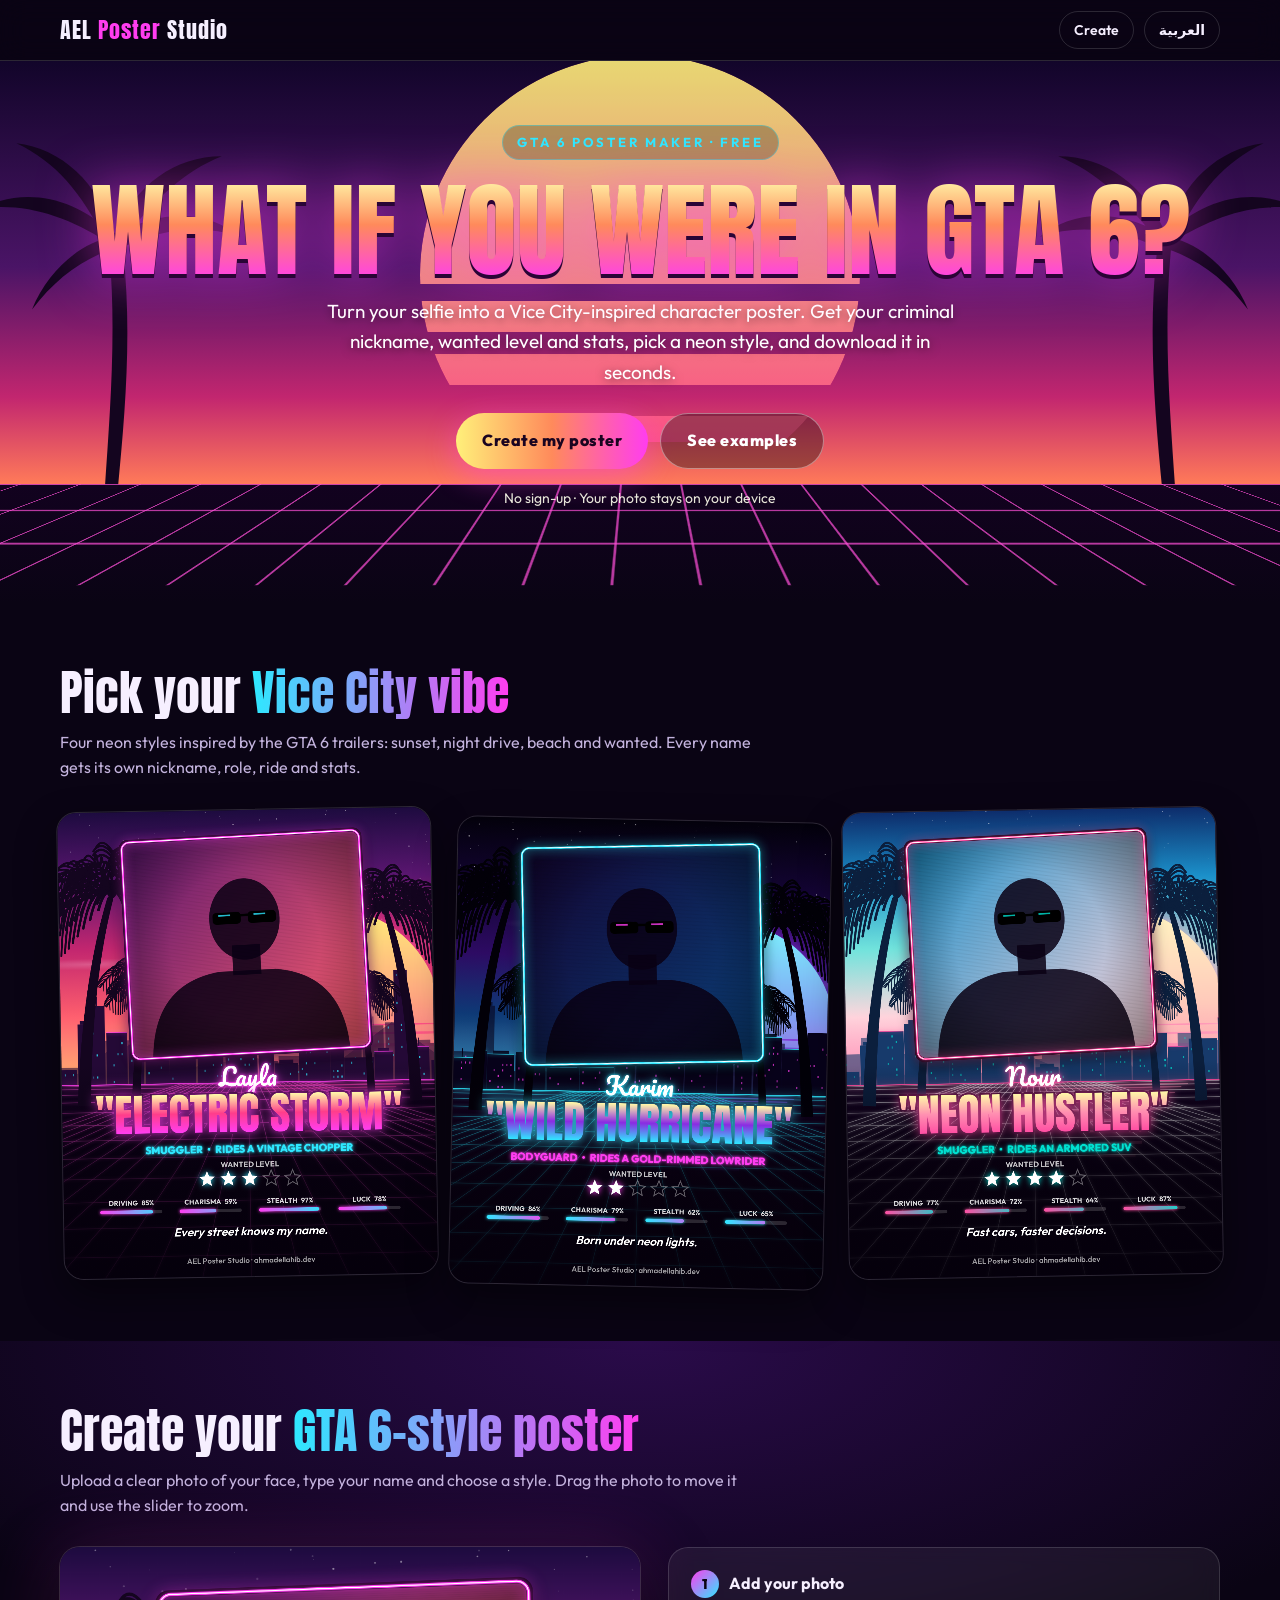
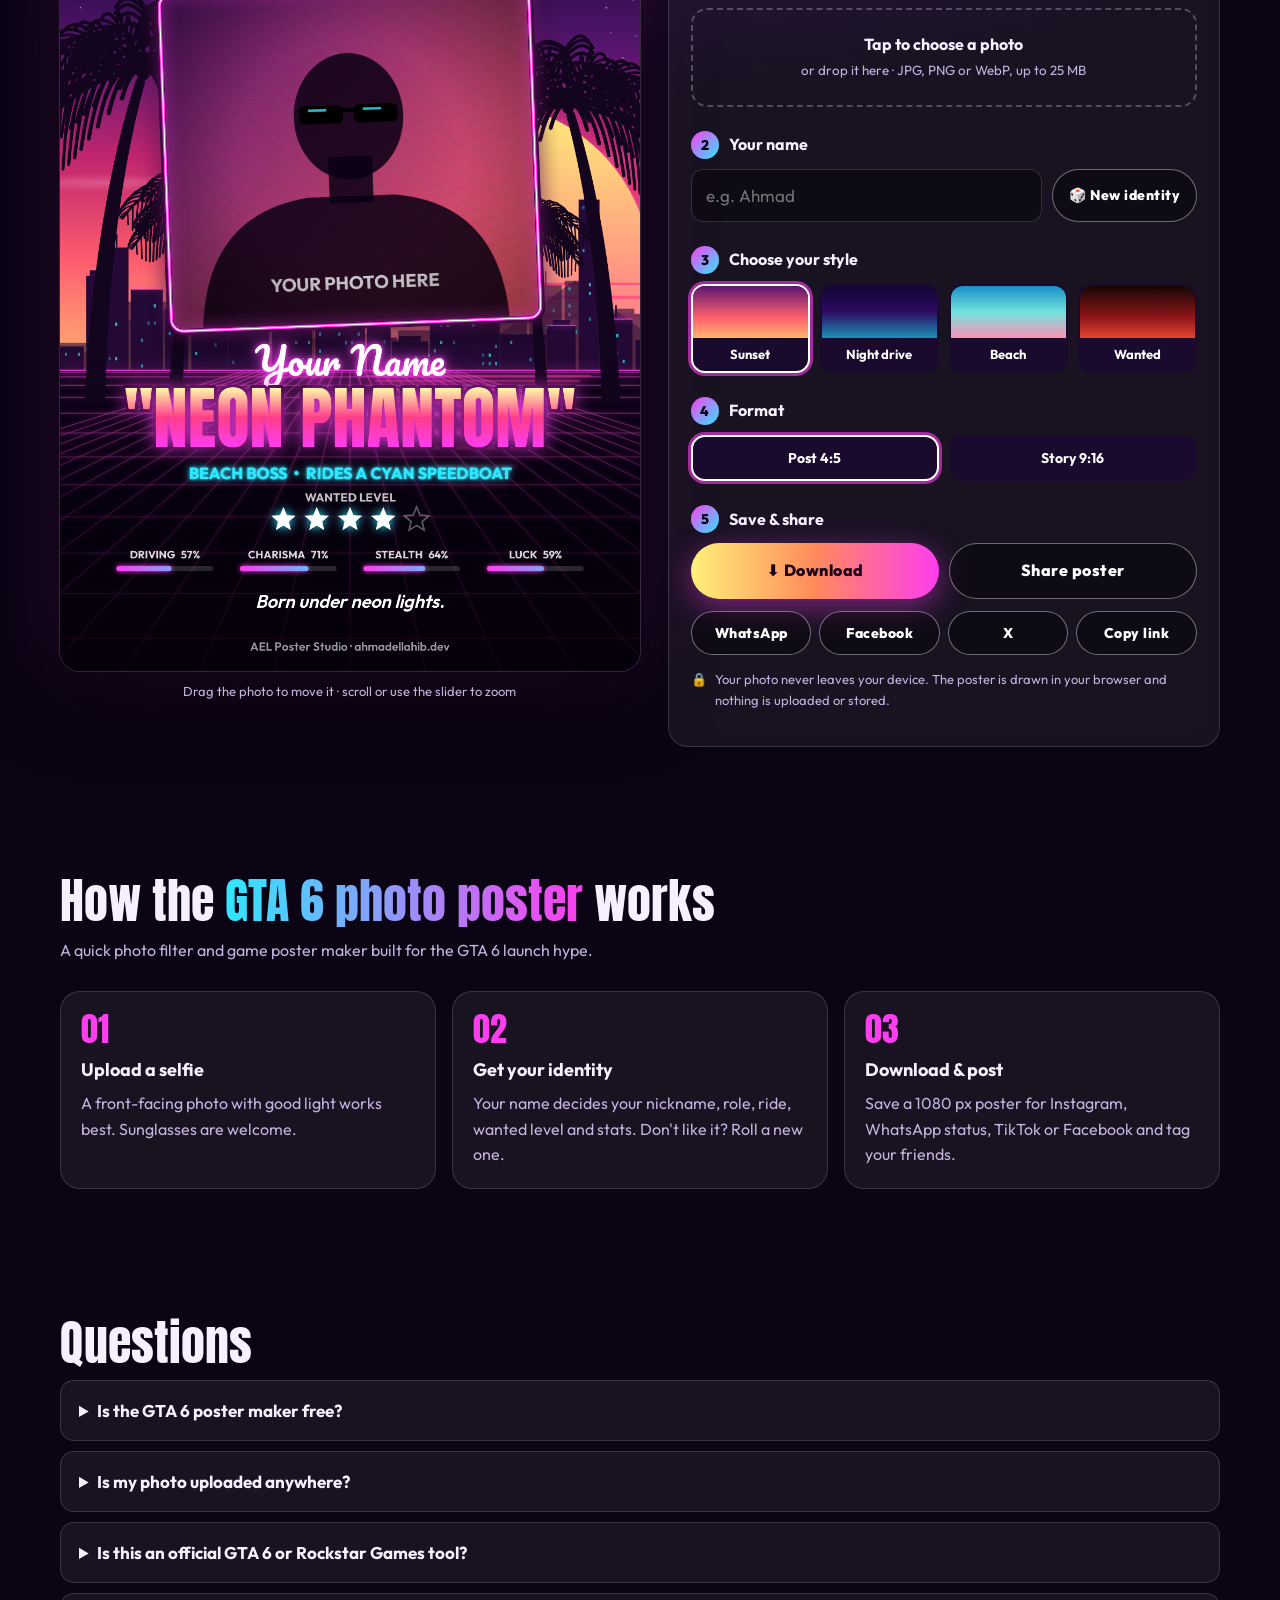
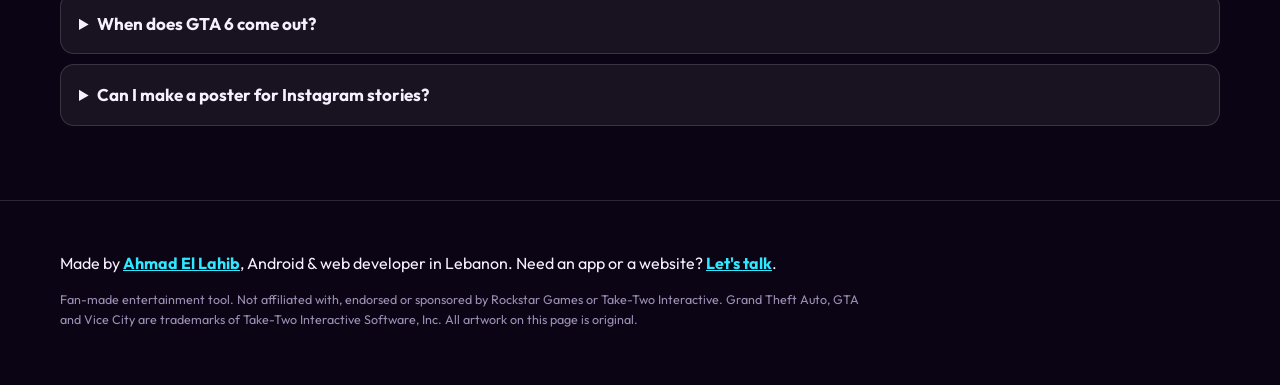
<file: index.html>
<!doctype html>
<html lang="en">
<head>
<meta charset="utf-8">
<meta name="viewport" content="width=device-width, initial-scale=1">
<title>GTA 6 Poster Maker – Turn Your Photo Into a Vice City Character (Free)</title>
<meta name="description" content="Free GTA 6-inspired poster maker. Upload your selfie, get your Vice City criminal nickname, wanted level and stats, and download a neon game poster. Your photo never leaves your phone.">
<link rel="canonical" href="https://ahmadellahib.dev/vice-city-poster/">
<link rel="alternate" hreflang="en" href="https://ahmadellahib.dev/vice-city-poster/">
<link rel="alternate" hreflang="ar" href="https://ahmadellahib.dev/vice-city-poster/ar/">
<link rel="alternate" hreflang="x-default" href="https://ahmadellahib.dev/vice-city-poster/">
<meta name="theme-color" content="#0a0414">
<meta name="robots" content="index, follow, max-image-preview:large">

<meta property="og:type" content="website">
<meta property="og:site_name" content="AEL Poster Studio">
<meta property="og:title" content="What if you were in GTA 6? Make your Vice City poster">
<meta property="og:description" content="Upload a selfie, get your criminal nickname and wanted level, and download a neon game poster. Free, no sign-up.">
<meta property="og:url" content="https://ahmadellahib.dev/vice-city-poster/">
<meta property="og:image" content="https://ahmadellahib.dev/vice-city-poster/assets/og.jpg">
<meta property="og:image:secure_url" content="https://ahmadellahib.dev/vice-city-poster/assets/og.jpg">
<meta property="og:image:type" content="image/jpeg">
<meta property="og:image:width" content="1200">
<meta property="og:image:height" content="630">
<meta property="og:image:alt" content="Neon sunset game posters made with the Vice City Poster Maker">
<meta property="og:locale" content="en_US">
<meta property="og:locale:alternate" content="ar_LB">
<meta name="twitter:card" content="summary_large_image">
<meta name="twitter:title" content="What if you were in GTA 6? Make your Vice City poster">
<meta name="twitter:description" content="Selfie → criminal nickname, wanted level and a neon game poster. Free, runs in your browser.">
<meta name="twitter:image" content="https://ahmadellahib.dev/vice-city-poster/assets/og.jpg">

<link rel="icon" href="/assets/favicon-96.png" type="image/png" sizes="96x96">
<link rel="apple-touch-icon" href="/assets/apple-touch-icon.png">
<link rel="preconnect" href="https://fonts.googleapis.com">
<link rel="preconnect" href="https://fonts.gstatic.com" crossorigin>
<link href="https://fonts.googleapis.com/css2?family=Anton&family=Outfit:ital,wght@0,400;0,600;0,700;0,800;1,600&family=Pacifico&display=swap" rel="stylesheet">
<link rel="stylesheet" href="assets/style.css?v=2">

<script type="application/ld+json">
{
  "@context": "https://schema.org",
  "@graph": [
    {
      "@type": "WebApplication",
      "name": "Vice City Poster Maker",
      "alternateName": "GTA 6 Poster Maker",
      "url": "https://ahmadellahib.dev/vice-city-poster/",
      "description": "Free browser tool that turns your photo into a GTA 6-inspired neon game poster with a criminal nickname, wanted level and stats.",
      "applicationCategory": "MultimediaApplication",
      "operatingSystem": "Any",
      "browserRequirements": "Requires JavaScript and a modern browser",
      "inLanguage": ["en", "ar"],
      "isAccessibleForFree": true,
      "offers": { "@type": "Offer", "price": "0", "priceCurrency": "USD" },
      "image": "https://ahmadellahib.dev/vice-city-poster/assets/og.jpg",
      "creator": { "@type": "Person", "name": "Ahmad El Lahib", "url": "https://ahmadellahib.dev/" }
    },
    {
      "@type": "FAQPage",
      "mainEntity": [
        { "@type": "Question", "name": "Is the GTA 6 poster maker free?",
          "acceptedAnswer": { "@type": "Answer", "text": "Yes. It is completely free, with no sign-up and no watermark other than a small credit line." } },
        { "@type": "Question", "name": "Is my photo uploaded anywhere?",
          "acceptedAnswer": { "@type": "Answer", "text": "No. The poster is drawn inside your browser. Your photo never leaves your phone or computer and is not stored on any server." } },
        { "@type": "Question", "name": "Is this an official GTA 6 or Rockstar Games tool?",
          "acceptedAnswer": { "@type": "Answer", "text": "No. It is an independent fan-made tool inspired by the GTA 6 hype. It is not affiliated with or endorsed by Rockstar Games or Take-Two Interactive, and it uses only original artwork." } },
        { "@type": "Question", "name": "When does GTA 6 come out?",
          "acceptedAnswer": { "@type": "Answer", "text": "Rockstar Games has set the release of Grand Theft Auto VI for November 19, 2026 on PlayStation 5 and Xbox Series X|S. A PC version has not been dated." } },
        { "@type": "Question", "name": "Can I make a poster for Instagram stories?",
          "acceptedAnswer": { "@type": "Answer", "text": "Yes. Choose the Story format for a 9:16 poster (1080×1920), or Post for a 4:5 poster (1080×1350)." } }
      ]
    }
  ]
}
</script>
</head>
<body>

<svg width="0" height="0" style="position:absolute" aria-hidden="true">
  <symbol id="palm" viewBox="0 0 200 300">
    <path d="M96 300c4-60 10-130 2-196l10-2c10 66 4 136-2 198z"/>
    <path d="M102 104c-30-30-70-36-100-20 34-4 64 6 96 26zM102 104c-10-40-40-66-74-70 30 14 50 38 68 74zM104 102c16-36 46-58 82-58-30 12-52 34-74 62zM106 104c34-20 70-18 94 2-30-10-60-6-90 8zM102 106c-24 4-50 26-62 56 18-24 40-40 66-48z"/>
  </symbol>
</svg>

<header class="nav">
  <div class="wrap">
    <a class="brand" href="./">AEL <span>Poster</span> Studio</a>
    <nav class="nav-links" aria-label="Language">
      <a class="pill hide-sm" href="#create">Create</a>
      <a class="pill" href="ar/" hreflang="ar" lang="ar">العربية</a>
    </nav>
  </div>
</header>

<main>
  <section class="hero" aria-labelledby="h1">
    <div class="hero-bg" aria-hidden="true">
      <div class="hero-sun"></div>
      <svg class="hero-palm l" viewBox="0 0 200 300"><use href="#palm"/></svg>
      <svg class="hero-palm r" viewBox="0 0 200 300"><use href="#palm"/></svg>
      <div class="hero-grid"></div>
    </div>
    <div class="wrap hero-inner">
      <span class="kicker">GTA 6 poster maker · free</span>
      <h1 id="h1">What if you were in GTA 6?</h1>
      <p class="lead">Turn your selfie into a Vice City-inspired character poster. Get your criminal nickname, wanted level and stats, pick a neon style, and download it in seconds.</p>
      <div class="ctas">
        <a class="btn" href="#create">Create my poster</a>
        <a class="btn ghost" href="#examples">See examples</a>
      </div>
      <p class="hero-note">No sign-up · Your photo stays on your device</p>
    </div>
  </section>

  <section id="examples" aria-labelledby="ex-h">
    <div class="wrap">
      <h2 id="ex-h">Pick your <span class="g">Vice City vibe</span></h2>
      <p class="sub">Four neon styles inspired by the GTA 6 trailers: sunset, night drive, beach and wanted. Every name gets its own nickname, role, ride and stats.</p>
      <div class="examples">
        <figure><canvas data-example="Layla|sunset|f" width="1080" height="1350" role="img" aria-label="Example GTA 6-style poster with a pink sunset, palm trees and a neon nickname"></canvas></figure>
        <figure><canvas data-example="Karim|night|m" width="1080" height="1350" role="img" aria-label="Example Vice City night poster with a cyan neon skyline and wanted stars"></canvas></figure>
        <figure><canvas data-example="Nour|beach|f" width="1080" height="1350" role="img" aria-label="Example Miami beach style game poster with turquoise sky and pink sun"></canvas></figure>
      </div>
    </div>
  </section>

  <section id="create" class="tool" aria-labelledby="create-h">
    <div class="wrap">
      <h2 id="create-h">Create your <span class="g">GTA 6-style poster</span></h2>
      <p class="sub">Upload a clear photo of your face, type your name and choose a style. Drag the photo to move it and use the slider to zoom.</p>
      <div class="studio">
        <div class="preview">
          <canvas id="poster" width="1080" height="1350" role="img" aria-label="Your poster preview"></canvas>
          <p class="hint">Drag the photo to move it · scroll or use the slider to zoom</p>
        </div>

        <div class="panel">
          <div class="step">
            <h3><span class="num">1</span>Add your photo</h3>
            <label class="drop" id="drop">
              <input type="file" id="file" accept="image/jpeg,image/png,image/webp,image/heic">
              <strong>Tap to choose a photo</strong>
              <small>or drop it here · JPG, PNG or WebP, up to 25 MB</small>
            </label>
            <div class="photo-tools">
              <label class="check"><input type="checkbox" id="cutout" checked> Remove my photo background (runs on your phone)</label>
              <span class="seg" id="segStatus" role="status"></span>
              <label>Zoom <input type="range" id="zoom" min="1" max="3" step="0.01" value="1"></label>
              <button type="button" class="linkbtn" id="removePhoto">Remove photo</button>
            </div>
          </div>

          <div class="step">
            <h3><span class="num">2</span>Your name</h3>
            <div class="row">
              <input class="text-in" id="name" type="text" maxlength="24" placeholder="e.g. Ahmad" autocomplete="given-name">
              <button type="button" class="btn small ghost" id="reroll" title="Get a new nickname, role and stats">🎲 New identity</button>
            </div>
          </div>

          <div class="step">
            <h3><span class="num">3</span>Choose your style</h3>
            <div class="choices">
              <button type="button" class="choice" data-theme-btn data-value="sunset" aria-pressed="true"><i class="sw-sunset"></i><span>Sunset</span></button>
              <button type="button" class="choice" data-theme-btn data-value="night" aria-pressed="false"><i class="sw-night"></i><span>Night drive</span></button>
              <button type="button" class="choice" data-theme-btn data-value="beach" aria-pressed="false"><i class="sw-beach"></i><span>Beach</span></button>
              <button type="button" class="choice" data-theme-btn data-value="noir" aria-pressed="false"><i class="sw-noir"></i><span>Wanted</span></button>
            </div>
          </div>

          <div class="step">
            <h3><span class="num">4</span>Format</h3>
            <div class="formats">
              <button type="button" class="choice" data-format-btn data-value="post" aria-pressed="true">Post 4:5</button>
              <button type="button" class="choice" data-format-btn data-value="story" aria-pressed="false">Story 9:16</button>
            </div>
          </div>

          <div class="step">
            <h3><span class="num">5</span>Save &amp; share</h3>
            <div class="actions">
              <button type="button" class="btn" id="download">⬇ Download</button>
              <button type="button" class="btn ghost" id="share">Share poster</button>
            </div>
            <div class="shares">
              <a class="btn small ghost" id="wa" target="_blank" rel="noopener">WhatsApp</a>
              <a class="btn small ghost" id="fb" target="_blank" rel="noopener">Facebook</a>
              <a class="btn small ghost" id="x" target="_blank" rel="noopener">X</a>
              <button type="button" class="btn small ghost" id="copy">Copy link</button>
            </div>
            <p class="privacy"><span aria-hidden="true">🔒</span><span>Your photo never leaves your device. The poster is drawn in your browser and nothing is uploaded or stored.</span></p>
          </div>
        </div>
      </div>
    </div>
  </section>

  <section aria-labelledby="how-h">
    <div class="wrap">
      <h2 id="how-h">How the <span class="g">GTA 6 photo poster</span> works</h2>
      <p class="sub">A quick photo filter and game poster maker built for the GTA 6 launch hype.</p>
      <div class="how">
        <div><b>01</b><h3>Upload a selfie</h3><p>A front-facing photo with good light works best. Sunglasses are welcome.</p></div>
        <div><b>02</b><h3>Get your identity</h3><p>Your name decides your nickname, role, ride, wanted level and stats. Don't like it? Roll a new one.</p></div>
        <div><b>03</b><h3>Download &amp; post</h3><p>Save a 1080 px poster for Instagram, WhatsApp status, TikTok or Facebook and tag your friends.</p></div>
      </div>
    </div>
  </section>

  <section class="faq" aria-labelledby="faq-h">
    <div class="wrap">
      <h2 id="faq-h">Questions</h2>
      <details><summary>Is the GTA 6 poster maker free?</summary><p>Yes. It is completely free, with no sign-up and no watermark other than a small credit line.</p></details>
      <details><summary>Is my photo uploaded anywhere?</summary><p>No. The poster is drawn inside your browser. Your photo never leaves your phone or computer and is not stored on any server.</p></details>
      <details><summary>Is this an official GTA 6 or Rockstar Games tool?</summary><p>No. It is an independent fan-made tool inspired by the GTA 6 hype. It is not affiliated with or endorsed by Rockstar Games or Take-Two Interactive, and it uses only original artwork.</p></details>
      <details><summary>When does GTA 6 come out?</summary><p>Rockstar Games has set the release of Grand Theft Auto VI for November 19, 2026 on PlayStation 5 and Xbox Series X|S. A PC version has not been dated.</p></details>
      <details><summary>Can I make a poster for Instagram stories?</summary><p>Yes. Choose the Story format for a 9:16 poster (1080×1920), or Post for a 4:5 poster (1080×1350).</p></details>
    </div>
  </section>
</main>

<footer>
  <div class="wrap">
    <p class="made">Made by <a href="https://ahmadellahib.dev/">Ahmad El Lahib</a>, Android &amp; web developer in Lebanon. Need an app or a website? <a href="https://ahmadellahib.dev/">Let's talk</a>.</p>
    <p class="disclaimer">Fan-made entertainment tool. Not affiliated with, endorsed or sponsored by Rockstar Games or Take-Two Interactive. Grand Theft Auto, GTA and Vice City are trademarks of Take-Two Interactive Software, Inc. All artwork on this page is original.</p>
  </div>
</footer>

<div class="toast" id="toast" role="status" aria-live="polite"></div>

<script>
window.VCP_TEXT = {
  cutting: 'Removing the background…',
  cutFail: 'Could not remove the background, using the frame style.',
  badType: 'Please choose a JPG, PNG or WebP photo.',
  tooBig: 'That photo is over 25 MB. Try a smaller one.',
  saved: 'Poster saved! Post it and tag your friends.',
  shareFallback: 'Poster saved. Now post it anywhere!',
  copied: 'Link copied!',
  shareText: 'What if you were in GTA 6? I made my Vice City poster. Make yours free:'
};
</script>
<script src="assets/app.js?v=2" defer></script>
<!-- Cloudflare Web Analytics --><script defer src='https://static.cloudflareinsights.com/beacon.min.js' data-cf-beacon='{"token": "b0c5ae7c3c414172b4d238d3b7402cc6"}'></script><!-- End Cloudflare Web Analytics -->
</body>
</html>
</file>
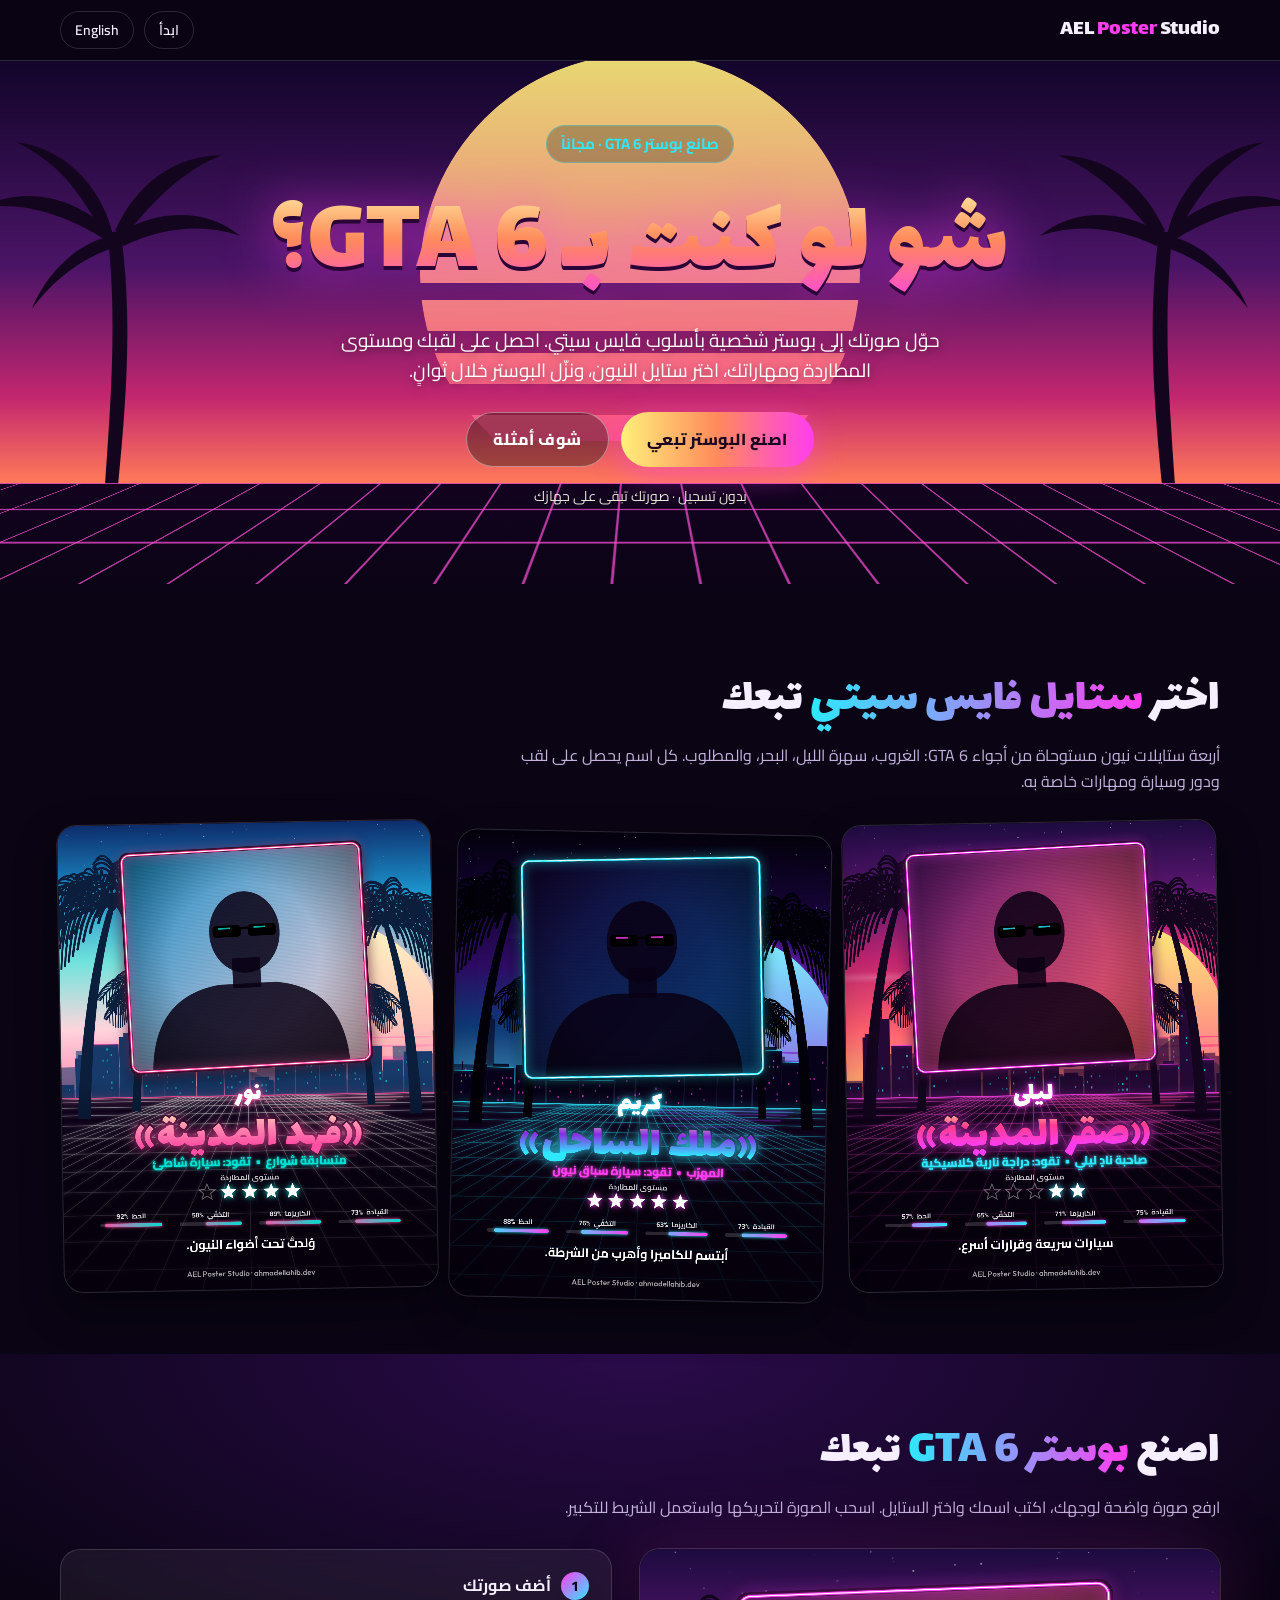
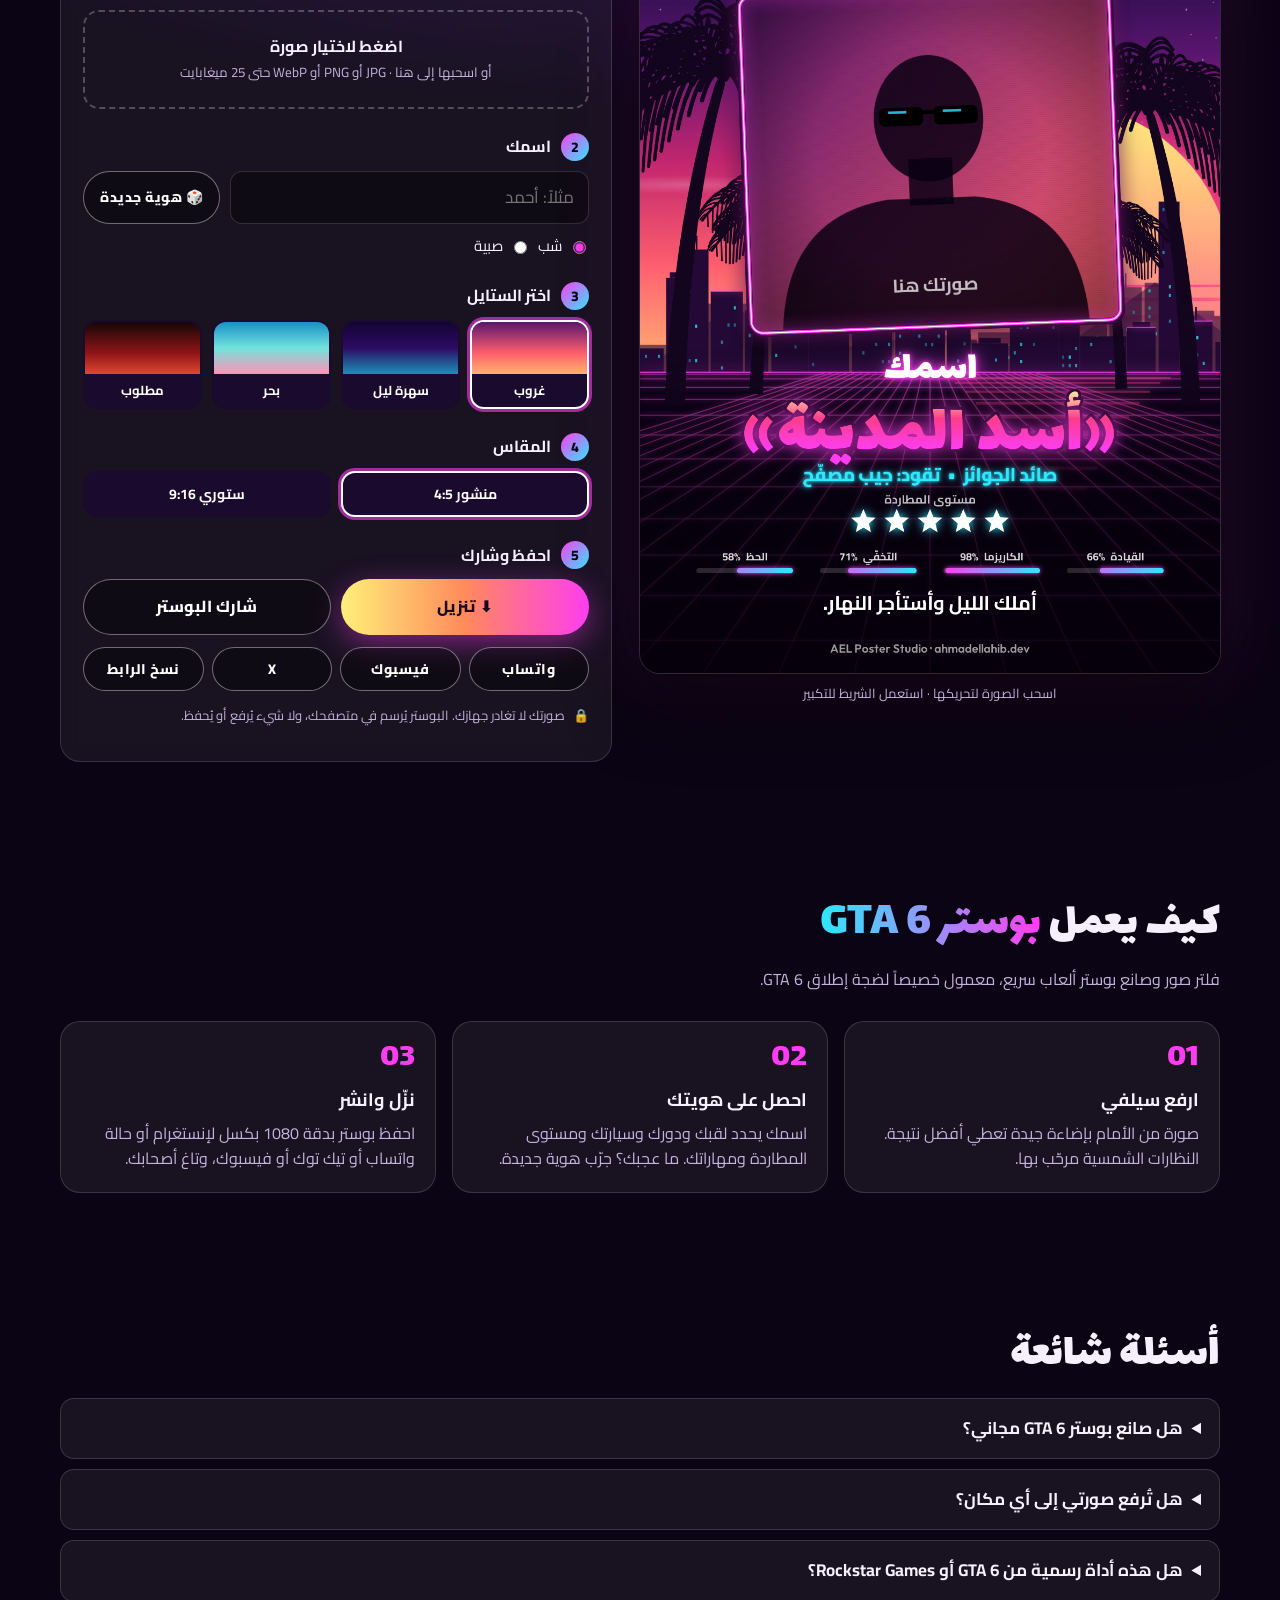
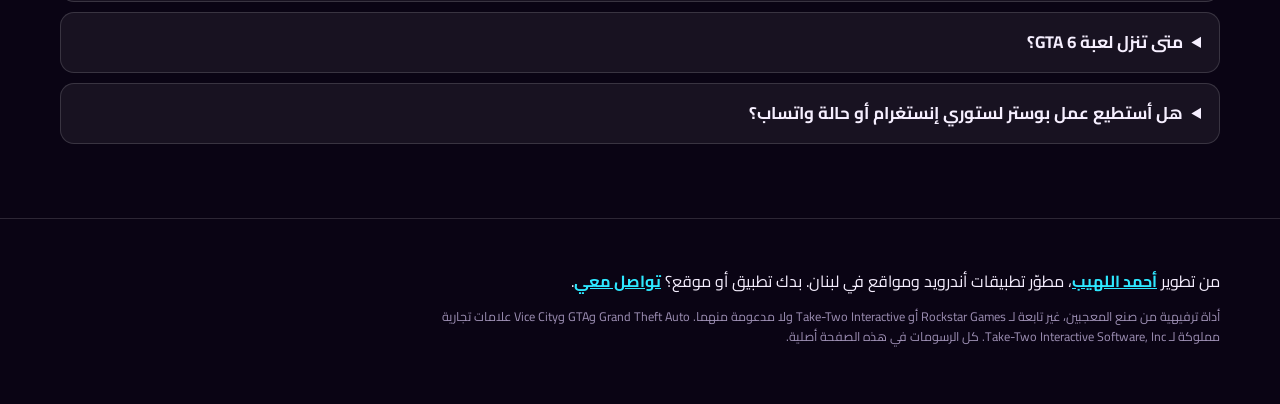
<file: ar/index.html>
<!doctype html>
<html lang="ar" dir="rtl">
<head>
<meta charset="utf-8">
<meta name="viewport" content="width=device-width, initial-scale=1">
<title>صانع بوستر GTA 6 – حوّل صورتك إلى شخصية فايس سيتي (مجاناً)</title>
<meta name="description" content="صانع بوستر مجاني مستوحى من GTA 6 (جي تي أي 6). ارفع صورتك، احصل على لقبك ومستوى المطاردة ومهاراتك، ونزّل بوستر نيون بأسلوب فايس سيتي. صورتك لا تغادر هاتفك.">
<link rel="canonical" href="https://ahmadellahib.dev/vice-city-poster/ar/">
<link rel="alternate" hreflang="en" href="https://ahmadellahib.dev/vice-city-poster/">
<link rel="alternate" hreflang="ar" href="https://ahmadellahib.dev/vice-city-poster/ar/">
<link rel="alternate" hreflang="x-default" href="https://ahmadellahib.dev/vice-city-poster/">
<meta name="theme-color" content="#0a0414">
<meta name="robots" content="index, follow, max-image-preview:large">

<meta property="og:type" content="website">
<meta property="og:site_name" content="AEL Poster Studio">
<meta property="og:title" content="شو لو كنت بـ GTA 6؟ اعمل بوستر فايس سيتي تبعك">
<meta property="og:description" content="ارفع صورتك واحصل على لقبك ومستوى المطاردة وبوستر نيون بأسلوب الألعاب. مجاني وبدون تسجيل.">
<meta property="og:url" content="https://ahmadellahib.dev/vice-city-poster/ar/">
<meta property="og:image" content="https://ahmadellahib.dev/vice-city-poster/assets/og-ar.jpg">
<meta property="og:image:secure_url" content="https://ahmadellahib.dev/vice-city-poster/assets/og-ar.jpg">
<meta property="og:image:type" content="image/jpeg">
<meta property="og:image:width" content="1200">
<meta property="og:image:height" content="630">
<meta property="og:image:alt" content="بوسترات نيون بأسلوب الألعاب مصنوعة بصانع بوستر فايس سيتي">
<meta property="og:locale" content="ar_LB">
<meta property="og:locale:alternate" content="en_US">
<meta name="twitter:card" content="summary_large_image">
<meta name="twitter:title" content="شو لو كنت بـ GTA 6؟ اعمل بوستر فايس سيتي تبعك">
<meta name="twitter:description" content="صورتك ← لقبك ومستوى المطاردة وبوستر نيون. مجاني ويشتغل بالمتصفح.">
<meta name="twitter:image" content="https://ahmadellahib.dev/vice-city-poster/assets/og-ar.jpg">

<link rel="icon" href="/assets/favicon-96.png" type="image/png" sizes="96x96">
<link rel="apple-touch-icon" href="/assets/apple-touch-icon.png">
<link rel="preconnect" href="https://fonts.googleapis.com">
<link rel="preconnect" href="https://fonts.gstatic.com" crossorigin>
<link href="https://fonts.googleapis.com/css2?family=Cairo:wght@400;600;700;800&family=Lalezar&family=Outfit:wght@600&display=swap" rel="stylesheet">
<link rel="stylesheet" href="../assets/style.css?v=2">

<script type="application/ld+json">
{
  "@context": "https://schema.org",
  "@graph": [
    {
      "@type": "WebApplication",
      "name": "صانع بوستر فايس سيتي",
      "alternateName": "صانع بوستر GTA 6",
      "url": "https://ahmadellahib.dev/vice-city-poster/ar/",
      "description": "أداة مجانية في المتصفح تحوّل صورتك إلى بوستر نيون مستوحى من GTA 6 مع لقب ومستوى مطاردة ومهارات.",
      "applicationCategory": "MultimediaApplication",
      "operatingSystem": "Any",
      "browserRequirements": "يتطلب JavaScript ومتصفحاً حديثاً",
      "inLanguage": "ar",
      "isAccessibleForFree": true,
      "offers": { "@type": "Offer", "price": "0", "priceCurrency": "USD" },
      "image": "https://ahmadellahib.dev/vice-city-poster/assets/og-ar.jpg",
      "creator": { "@type": "Person", "name": "Ahmad El Lahib", "alternateName": "أحمد اللهيب", "url": "https://ahmadellahib.dev/ar/" }
    },
    {
      "@type": "FAQPage",
      "mainEntity": [
        { "@type": "Question", "name": "هل صانع بوستر GTA 6 مجاني؟",
          "acceptedAnswer": { "@type": "Answer", "text": "نعم، مجاني بالكامل وبدون تسجيل، ولا يوجد عليه سوى سطر صغير باسم الموقع." } },
        { "@type": "Question", "name": "هل تُرفع صورتي إلى أي مكان؟",
          "acceptedAnswer": { "@type": "Answer", "text": "لا. البوستر يُرسم داخل متصفحك، وصورتك لا تغادر هاتفك أو كمبيوترك ولا تُحفظ على أي سيرفر." } },
        { "@type": "Question", "name": "هل هذه أداة رسمية من GTA 6 أو Rockstar Games؟",
          "acceptedAnswer": { "@type": "Answer", "text": "لا. هي أداة مستقلة من صنع المعجبين مستوحاة من ضجة GTA 6، وغير تابعة لـ Rockstar Games أو Take-Two Interactive، وكل الرسومات فيها أصلية." } },
        { "@type": "Question", "name": "متى تنزل لعبة GTA 6؟",
          "acceptedAnswer": { "@type": "Answer", "text": "حدّدت Rockstar Games موعد إطلاق Grand Theft Auto VI في 19 تشرين الثاني (نوفمبر) 2026 على PlayStation 5 وXbox Series X|S، ولم يُحدَّد بعد موعد نسخة الكمبيوتر." } },
        { "@type": "Question", "name": "هل أستطيع عمل بوستر لستوري إنستغرام أو حالة واتساب؟",
          "acceptedAnswer": { "@type": "Answer", "text": "نعم. اختر مقاس ستوري 9:16 (1080×1920) أو منشور 4:5 (1080×1350)." } }
      ]
    }
  ]
}
</script>
</head>
<body>

<svg width="0" height="0" style="position:absolute" aria-hidden="true">
  <symbol id="palm" viewBox="0 0 200 300">
    <path d="M96 300c4-60 10-130 2-196l10-2c10 66 4 136-2 198z"/>
    <path d="M102 104c-30-30-70-36-100-20 34-4 64 6 96 26zM102 104c-10-40-40-66-74-70 30 14 50 38 68 74zM104 102c16-36 46-58 82-58-30 12-52 34-74 62zM106 104c34-20 70-18 94 2-30-10-60-6-90 8zM102 106c-24 4-50 26-62 56 18-24 40-40 66-48z"/>
  </symbol>
</svg>

<header class="nav">
  <div class="wrap">
    <a class="brand" href="./" dir="ltr">AEL <span>Poster</span> Studio</a>
    <nav class="nav-links" aria-label="اللغة">
      <a class="pill hide-sm" href="#create">ابدأ</a>
      <a class="pill" href="../" hreflang="en" lang="en">English</a>
    </nav>
  </div>
</header>

<main>
  <section class="hero" aria-labelledby="h1">
    <div class="hero-bg" aria-hidden="true">
      <div class="hero-sun"></div>
      <svg class="hero-palm l" viewBox="0 0 200 300"><use href="#palm"/></svg>
      <svg class="hero-palm r" viewBox="0 0 200 300"><use href="#palm"/></svg>
      <div class="hero-grid"></div>
    </div>
    <div class="wrap hero-inner">
      <span class="kicker">صانع بوستر <bdi dir="ltr">GTA 6</bdi> · مجاناً</span>
      <h1 id="h1">شو لو كنت بـ <bdi dir="ltr">GTA 6</bdi>؟</h1>
      <p class="lead">حوّل صورتك إلى بوستر شخصية بأسلوب فايس سيتي. احصل على لقبك ومستوى المطاردة ومهاراتك، اختر ستايل النيون، ونزّل البوستر خلال ثوانٍ.</p>
      <div class="ctas">
        <a class="btn" href="#create">اصنع البوستر تبعي</a>
        <a class="btn ghost" href="#examples">شوف أمثلة</a>
      </div>
      <p class="hero-note">بدون تسجيل · صورتك تبقى على جهازك</p>
    </div>
  </section>

  <section id="examples" aria-labelledby="ex-h">
    <div class="wrap">
      <h2 id="ex-h">اختر <span class="g">ستايل فايس سيتي</span> تبعك</h2>
      <p class="sub">أربعة ستايلات نيون مستوحاة من أجواء <bdi dir="ltr">GTA 6</bdi>: الغروب، سهرة الليل، البحر، والمطلوب. كل اسم يحصل على لقب ودور وسيارة ومهارات خاصة به.</p>
      <div class="examples">
        <figure><canvas data-example="ليلى|sunset|f" width="1080" height="1350" role="img" aria-label="مثال بوستر بأسلوب GTA 6 مع غروب وردي ونخيل ولقب نيون"></canvas></figure>
        <figure><canvas data-example="كريم|night|m" width="1080" height="1350" role="img" aria-label="مثال بوستر ليلي بأسلوب فايس سيتي مع مدينة نيون ونجوم المطاردة"></canvas></figure>
        <figure><canvas data-example="نور|beach|f" width="1080" height="1350" role="img" aria-label="مثال بوستر بأسلوب شاطئ ميامي مع سماء فيروزية وشمس وردية"></canvas></figure>
      </div>
    </div>
  </section>

  <section id="create" class="tool" aria-labelledby="create-h">
    <div class="wrap">
      <h2 id="create-h">اصنع <span class="g">بوستر <bdi dir="ltr">GTA 6</bdi></span> تبعك</h2>
      <p class="sub">ارفع صورة واضحة لوجهك، اكتب اسمك واختر الستايل. اسحب الصورة لتحريكها واستعمل الشريط للتكبير.</p>
      <div class="studio">
        <div class="preview">
          <canvas id="poster" width="1080" height="1350" role="img" aria-label="معاينة البوستر"></canvas>
          <p class="hint">اسحب الصورة لتحريكها · استعمل الشريط للتكبير</p>
        </div>

        <div class="panel">
          <div class="step">
            <h3><span class="num">1</span>أضف صورتك</h3>
            <label class="drop" id="drop">
              <input type="file" id="file" accept="image/jpeg,image/png,image/webp,image/heic">
              <strong>اضغط لاختيار صورة</strong>
              <small>أو اسحبها إلى هنا · JPG أو PNG أو WebP حتى 25 ميغابايت</small>
            </label>
            <div class="photo-tools">
              <label class="check"><input type="checkbox" id="cutout" checked> إزالة خلفية صورتي (تتم على جهازك)</label>
              <span class="seg" id="segStatus" role="status"></span>
              <label>تكبير <input type="range" id="zoom" min="1" max="3" step="0.01" value="1"></label>
              <button type="button" class="linkbtn" id="removePhoto">احذف الصورة</button>
            </div>
          </div>

          <div class="step">
            <h3><span class="num">2</span>اسمك</h3>
            <div class="row">
              <input class="text-in" id="name" type="text" maxlength="24" placeholder="مثلاً: أحمد" autocomplete="given-name">
              <button type="button" class="btn small ghost" id="reroll" title="لقب ودور ومهارات جديدة">🎲 هوية جديدة</button>
            </div>
            <div class="genders" role="radiogroup" aria-label="الصيغة">
              <label><input type="radio" name="gender" value="m" checked> شب</label>
              <label><input type="radio" name="gender" value="f"> صبية</label>
            </div>
          </div>

          <div class="step">
            <h3><span class="num">3</span>اختر الستايل</h3>
            <div class="choices">
              <button type="button" class="choice" data-theme-btn data-value="sunset" aria-pressed="true"><i class="sw-sunset"></i><span>غروب</span></button>
              <button type="button" class="choice" data-theme-btn data-value="night" aria-pressed="false"><i class="sw-night"></i><span>سهرة ليل</span></button>
              <button type="button" class="choice" data-theme-btn data-value="beach" aria-pressed="false"><i class="sw-beach"></i><span>بحر</span></button>
              <button type="button" class="choice" data-theme-btn data-value="noir" aria-pressed="false"><i class="sw-noir"></i><span>مطلوب</span></button>
            </div>
          </div>

          <div class="step">
            <h3><span class="num">4</span>المقاس</h3>
            <div class="formats">
              <button type="button" class="choice" data-format-btn data-value="post" aria-pressed="true">منشور 4:5</button>
              <button type="button" class="choice" data-format-btn data-value="story" aria-pressed="false">ستوري 9:16</button>
            </div>
          </div>

          <div class="step">
            <h3><span class="num">5</span>احفظ وشارك</h3>
            <div class="actions">
              <button type="button" class="btn" id="download">⬇ تنزيل</button>
              <button type="button" class="btn ghost" id="share">شارك البوستر</button>
            </div>
            <div class="shares">
              <a class="btn small ghost" id="wa" target="_blank" rel="noopener">واتساب</a>
              <a class="btn small ghost" id="fb" target="_blank" rel="noopener">فيسبوك</a>
              <a class="btn small ghost" id="x" target="_blank" rel="noopener">X</a>
              <button type="button" class="btn small ghost" id="copy">نسخ الرابط</button>
            </div>
            <p class="privacy"><span aria-hidden="true">🔒</span><span>صورتك لا تغادر جهازك. البوستر يُرسم في متصفحك، ولا شيء يُرفع أو يُحفظ.</span></p>
          </div>
        </div>
      </div>
    </div>
  </section>

  <section aria-labelledby="how-h">
    <div class="wrap">
      <h2 id="how-h">كيف يعمل <span class="g">بوستر <bdi dir="ltr">GTA 6</bdi></span></h2>
      <p class="sub">فلتر صور وصانع بوستر ألعاب سريع، معمول خصيصاً لضجة إطلاق <bdi dir="ltr">GTA 6</bdi>.</p>
      <div class="how">
        <div><b>01</b><h3>ارفع سيلفي</h3><p>صورة من الأمام بإضاءة جيدة تعطي أفضل نتيجة. النظارات الشمسية مرحّب بها.</p></div>
        <div><b>02</b><h3>احصل على هويتك</h3><p>اسمك يحدد لقبك ودورك وسيارتك ومستوى المطاردة ومهاراتك. ما عجبك؟ جرّب هوية جديدة.</p></div>
        <div><b>03</b><h3>نزّل وانشر</h3><p>احفظ بوستر بدقة 1080 بكسل لإنستغرام أو حالة واتساب أو تيك توك أو فيسبوك، وتاغ أصحابك.</p></div>
      </div>
    </div>
  </section>

  <section class="faq" aria-labelledby="faq-h">
    <div class="wrap">
      <h2 id="faq-h">أسئلة شائعة</h2>
      <details><summary>هل صانع بوستر <bdi dir="ltr">GTA 6</bdi> مجاني؟</summary><p>نعم، مجاني بالكامل وبدون تسجيل، ولا يوجد عليه سوى سطر صغير باسم الموقع.</p></details>
      <details><summary>هل تُرفع صورتي إلى أي مكان؟</summary><p>لا. البوستر يُرسم داخل متصفحك، وصورتك لا تغادر هاتفك أو كمبيوترك ولا تُحفظ على أي سيرفر.</p></details>
      <details><summary>هل هذه أداة رسمية من <bdi dir="ltr">GTA 6</bdi> أو Rockstar Games؟</summary><p>لا. هي أداة مستقلة من صنع المعجبين مستوحاة من ضجة <bdi dir="ltr">GTA 6</bdi>، وغير تابعة لـ Rockstar Games أو Take-Two Interactive، وكل الرسومات فيها أصلية.</p></details>
      <details><summary>متى تنزل لعبة <bdi dir="ltr">GTA 6</bdi>؟</summary><p>حدّدت Rockstar Games موعد إطلاق Grand Theft Auto VI في 19 تشرين الثاني (نوفمبر) 2026 على PlayStation 5 و<bdi dir="ltr">Xbox Series X|S</bdi>، ولم يُحدَّد بعد موعد نسخة الكمبيوتر.</p></details>
      <details><summary>هل أستطيع عمل بوستر لستوري إنستغرام أو حالة واتساب؟</summary><p>نعم. اختر مقاس ستوري 9:16 (1080×1920) أو منشور 4:5 (1080×1350).</p></details>
    </div>
  </section>
</main>

<footer>
  <div class="wrap">
    <p class="made">من تطوير <a href="https://ahmadellahib.dev/ar/">أحمد اللهيب</a>، مطوّر تطبيقات أندرويد ومواقع في لبنان. بدك تطبيق أو موقع؟ <a href="https://ahmadellahib.dev/ar/">تواصل معي</a>.</p>
    <p class="disclaimer">أداة ترفيهية من صنع المعجبين، غير تابعة لـ Rockstar Games أو Take-Two Interactive ولا مدعومة منهما. Grand Theft Auto وGTA وVice City علامات تجارية مملوكة لـ Take-Two Interactive Software, Inc. كل الرسومات في هذه الصفحة أصلية.</p>
  </div>
</footer>

<div class="toast" id="toast" role="status" aria-live="polite"></div>

<script>
window.VCP_TEXT = {
  cutting: 'عم نشيل الخلفية…',
  cutFail: 'ما قدرنا نشيل الخلفية، استعملنا ستايل الإطار.',
  badType: 'اختر صورة بصيغة JPG أو PNG أو WebP.',
  tooBig: 'الصورة أكبر من 25 ميغابايت. جرّب صورة أصغر.',
  saved: 'تم حفظ البوستر! انشره وتاغ أصحابك.',
  shareFallback: 'تم حفظ البوستر. انشره وين ما بدك!',
  copied: 'تم نسخ الرابط!',
  shareText: 'شو لو كنت بـ GTA 6؟ عملت بوستر فايس سيتي تبعي. اعمل تبعك مجاناً:'
};
</script>
<script src="../assets/app.js?v=2" defer></script>
<!-- Cloudflare Web Analytics --><script defer src='https://static.cloudflareinsights.com/beacon.min.js' data-cf-beacon='{"token": "b0c5ae7c3c414172b4d238d3b7402cc6"}'></script><!-- End Cloudflare Web Analytics -->
</body>
</html>
</file>
<file: assets/style.css>
:root {
  --bg: #0a0414;
  --bg2: #140726;
  --card: rgba(255, 255, 255, 0.06);
  --line: rgba(255, 255, 255, 0.14);
  --text: #f6efff;
  --muted: #c3b3dd;
  --pink: #ff3df0;
  --hot: #ff2e88;
  --cyan: #2ee8ff;
  --orange: #ffb36b;
  --radius: 20px;
  --ui: 'Outfit', system-ui, sans-serif;
  --display: 'Anton', Impact, sans-serif;
}
html[lang="ar"] { --ui: 'Cairo', system-ui, sans-serif; --display: 'Lalezar', 'Cairo', sans-serif; }

* { box-sizing: border-box; }
html { scroll-behavior: smooth; }
body {
  margin: 0;
  background: var(--bg);
  color: var(--text);
  font-family: var(--ui);
  line-height: 1.6;
  overflow-x: hidden;
}
img, canvas { max-width: 100%; display: block; }
a { color: var(--cyan); }
.wrap { width: min(1160px, 100% - 32px); margin-inline: auto; }

/* nav */
.nav {
  position: sticky; top: 0; z-index: 20;
  backdrop-filter: blur(14px); -webkit-backdrop-filter: blur(14px);
  background: rgba(10, 4, 20, 0.6);
  border-bottom: 1px solid var(--line);
}
.nav .wrap { display: flex; align-items: center; justify-content: space-between; height: 60px; gap: 12px; }
.brand { font-family: var(--display); font-size: 22px; letter-spacing: 1px; color: var(--text); text-decoration: none; }
html[lang="ar"] .brand { letter-spacing: 0; }
.brand span { color: var(--pink); }
.nav-links { display: flex; gap: 10px; align-items: center; }
.pill {
  display: inline-flex; align-items: center; gap: 6px; padding: 7px 14px; border-radius: 999px;
  border: 1px solid var(--line); color: var(--text); text-decoration: none; font-size: 14px; font-weight: 600;
}
.pill:hover { border-color: var(--pink); }

/* hero */
.hero { position: relative; overflow: hidden; padding: 64px 0 80px; isolation: isolate; }
.hero-bg { position: absolute; inset: 0; z-index: -1;
  background: linear-gradient(180deg, #12052a 0%, #4a1466 38%, #c2266f 62%, #ff7a59 78%, #12021f 78.2%, #0a0414 100%); }
.hero-sun {
  position: absolute; left: 50%; bottom: 20%; width: min(440px, 78vw); aspect-ratio: 1; translate: -50% 0; opacity: .9;
  border-radius: 50%; background: linear-gradient(#fff07a, #ff3d8b);
  -webkit-mask: linear-gradient(#000 52%, transparent 52% 56%, #000 56% 63%, transparent 63% 68%, #000 68% 75%, transparent 75% 82%, #000 82% 88%, transparent 88%);
          mask: linear-gradient(#000 52%, transparent 52% 56%, #000 56% 63%, transparent 63% 68%, #000 68% 75%, transparent 75% 82%, #000 82% 88%, transparent 88%);
  filter: drop-shadow(0 0 60px rgba(255, 61, 139, .7));
  animation: rise 6s ease-in-out infinite alternate;
}
@keyframes rise { to { transform: translateY(-14px); } }
.hero-grid {
  position: absolute; left: -50%; right: -50%; bottom: 0; height: 22%;
  background-image:
    linear-gradient(rgba(255, 79, 216, .7) 2px, transparent 2px),
    linear-gradient(90deg, rgba(255, 79, 216, .7) 2px, transparent 2px);
  background-size: 60px 40px;
  transform: perspective(300px) rotateX(55deg); transform-origin: top;
  animation: grid 2.4s linear infinite;
}
@keyframes grid { to { background-position: 0 40px; } }
.hero-palm { position: absolute; bottom: 21%; width: clamp(120px, 22vw, 260px); fill: #14051f; }
.hero-palm.l { left: -20px; }
.hero-palm.r { right: -20px; transform: scaleX(-1); }

.hero-inner { text-align: center; position: relative; }
.kicker { display: inline-block; font-weight: 700; letter-spacing: 3px; font-size: 13px; text-transform: uppercase;
  color: var(--cyan); padding: 6px 14px; border: 1px solid rgba(46, 232, 255, .4); border-radius: 999px; background: rgba(0,0,0,.25); }
html[lang="ar"] .kicker { letter-spacing: 0; font-size: 15px; }
h1 {
  font-family: var(--display); font-weight: 400;
  font-size: clamp(42px, 9vw, 104px); line-height: 1; margin: 18px 0 14px;
  background: linear-gradient(180deg, #fff6a8, #ff8a5b 45%, #ff3df0);
  -webkit-background-clip: text; background-clip: text; color: transparent;
  filter: drop-shadow(0 4px 0 #2a0436) drop-shadow(0 0 26px rgba(255, 61, 240, .55));
  text-transform: uppercase;
}
html[lang="ar"] h1 { line-height: 1.25; text-transform: none; }
.lead { max-width: 640px; margin: 0 auto 26px; font-size: clamp(16px, 2.4vw, 19px); color: #fff; text-shadow: 0 2px 10px rgba(0,0,0,.5); }
.ctas { display: flex; gap: 12px; justify-content: center; flex-wrap: wrap; }
.btn {
  appearance: none; border: 0; cursor: pointer; font: inherit; font-weight: 800; letter-spacing: .5px;
  display: inline-flex; align-items: center; justify-content: center; gap: 8px;
  padding: 14px 26px; border-radius: 999px; text-decoration: none; color: #1a0420;
  background: linear-gradient(90deg, #fff07a, #ff8a5b, #ff3df0);
  box-shadow: 0 8px 30px rgba(255, 61, 240, .45);
  transition: transform .15s ease, box-shadow .15s ease;
}
.btn:hover { transform: translateY(-2px); box-shadow: 0 12px 36px rgba(255, 61, 240, .6); }
.btn.ghost { background: rgba(0,0,0,.35); color: #fff; border: 1px solid rgba(255,255,255,.4); box-shadow: none; }
.btn.small { padding: 10px 16px; font-size: 14px; }
.hero-note { margin-top: 18px; font-size: 14px; color: #ffe; opacity: .9; }

/* sections */
section { padding: 64px 0; }
h2 { font-family: var(--display); font-weight: 400; font-size: clamp(30px, 5vw, 48px); line-height: 1.1; margin: 0 0 10px; }
html[lang="ar"] h2 { line-height: 1.4; }
h2 .g { background: linear-gradient(90deg, var(--cyan), var(--pink)); -webkit-background-clip: text; background-clip: text; color: transparent; }
.sub { color: var(--muted); margin: 0 0 28px; max-width: 700px; }

/* examples */
.examples { display: grid; grid-template-columns: repeat(3, 1fr); gap: 18px; }
.examples figure { margin: 0; border-radius: var(--radius); overflow: hidden; border: 1px solid var(--line);
  box-shadow: 0 18px 40px rgba(0,0,0,.45); transform: rotate(-1deg); transition: transform .3s; }
.examples figure:nth-child(2) { transform: rotate(1.2deg) translateY(10px); }
.examples figure:hover { transform: rotate(0) scale(1.02); }
.examples canvas { width: 100%; height: auto; aspect-ratio: 4 / 5; }

/* tool */
.tool { background: radial-gradient(1200px 500px at 50% 0, #2a0b4a 0%, var(--bg) 70%); }
.studio { display: grid; grid-template-columns: minmax(0, 1.05fr) minmax(0, 1fr); gap: 28px; align-items: start; }
.preview { position: sticky; top: 76px; }
.preview canvas {
  width: 100%; height: auto; border-radius: var(--radius); background: #1a0a2e;
  box-shadow: 0 0 0 1px var(--line), 0 30px 70px rgba(0,0,0,.6), 0 0 80px rgba(255, 61, 240, .18);
  cursor: grab; touch-action: none;
}
.preview canvas:active { cursor: grabbing; }
.hint { font-size: 13px; color: var(--muted); text-align: center; margin-top: 10px; }
.panel { background: var(--card); border: 1px solid var(--line); border-radius: var(--radius); padding: 22px;
  backdrop-filter: blur(10px); -webkit-backdrop-filter: blur(10px); }
.step { margin-bottom: 24px; }
.step:last-child { margin-bottom: 0; }
.step h3 { margin: 0 0 10px; font-size: 16px; display: flex; align-items: center; gap: 10px; }
.num { width: 28px; height: 28px; border-radius: 50%; display: inline-grid; place-items: center; font-size: 14px; font-weight: 800;
  background: linear-gradient(135deg, var(--pink), var(--cyan)); color: #0a0414; flex: none; }
.drop {
  display: block; border: 2px dashed rgba(255,255,255,.25); border-radius: 16px; padding: 22px; text-align: center; cursor: pointer;
  transition: border-color .2s, background .2s;
}
.drop:hover, .drop.over { border-color: var(--pink); background: rgba(255, 61, 240, .07); }
.drop strong { display: block; font-size: 16px; }
.drop small { color: var(--muted); }
.drop input { position: absolute; width: 1px; height: 1px; opacity: 0; }
.photo-tools { display: none; gap: 12px; align-items: center; margin-top: 12px; flex-wrap: wrap; }
.has-photo .photo-tools { display: flex; }
.photo-tools label { display: flex; align-items: center; gap: 8px; flex: 1; min-width: 180px; font-size: 14px; color: var(--muted); }
input[type="range"] { flex: 1; accent-color: var(--pink); }
.linkbtn { background: none; border: 0; color: #ff8fb1; font: inherit; font-size: 14px; cursor: pointer; text-decoration: underline; padding: 4px; }
.row { display: flex; gap: 10px; flex-wrap: wrap; }
.text-in {
  flex: 1; min-width: 0; font: inherit; font-size: 17px; color: var(--text); background: rgba(0,0,0,.35);
  border: 1px solid var(--line); border-radius: 12px; padding: 12px 14px;
}
.text-in:focus { outline: 2px solid var(--pink); outline-offset: 1px; }
.genders { display: flex; gap: 8px; margin-top: 10px; }
.genders label { display: inline-flex; align-items: center; gap: 6px; font-size: 15px; cursor: pointer; }
.genders input { accent-color: var(--pink); }
.choices { display: grid; grid-template-columns: repeat(4, 1fr); gap: 10px; }
.choice {
  appearance: none; font: inherit; cursor: pointer; color: #fff; border-radius: 14px; padding: 0; overflow: hidden;
  border: 2px solid transparent; background: #1a0a2e; text-align: center; font-size: 13px; font-weight: 700;
}
.choice i { display: block; height: 52px; }
.choice span { display: block; padding: 6px 4px; }
.choice[aria-pressed="true"] { border-color: #fff; box-shadow: 0 0 0 3px rgba(255, 61, 240, .6); }
.sw-sunset { background: linear-gradient(#5a1670, #ff5f6d 60%, #ffb36b); }
.sw-night { background: linear-gradient(#130433, #2d0b63 50%, #1b8fb8); }
.sw-beach { background: linear-gradient(#1b8fc9, #71e3dc 50%, #ff92b5); }
.sw-noir { background: linear-gradient(#160606, #8f1518 60%, #e0472f); }
.formats { display: flex; gap: 10px; }
.formats .choice { flex: 1; padding: 10px; font-size: 14px; }
.actions { display: grid; grid-template-columns: 1fr 1fr; gap: 10px; }
.shares { display: flex; gap: 8px; flex-wrap: wrap; margin-top: 12px; }
.shares a, .shares button { flex: 1; min-width: 92px; justify-content: center; }
.privacy { margin-top: 14px; font-size: 13px; color: var(--muted); display: flex; gap: 8px; align-items: flex-start; }

/* how + faq */
.how { display: grid; grid-template-columns: repeat(3, 1fr); gap: 16px; }
.how div { background: var(--card); border: 1px solid var(--line); border-radius: var(--radius); padding: 20px; }
.how b { font-family: var(--display); font-weight: 400; font-size: 34px; color: var(--pink); display: block; line-height: 1; }
.how h3 { margin: 10px 0 6px; font-size: 18px; }
.how p { margin: 0; color: var(--muted); }
.faq details { background: var(--card); border: 1px solid var(--line); border-radius: 14px; padding: 16px 18px; margin-bottom: 10px; }
.faq summary { cursor: pointer; font-weight: 700; font-size: 17px; }
.faq details p { color: var(--muted); margin: 10px 0 0; }

/* footer */
footer { border-top: 1px solid var(--line); padding: 34px 0 44px; font-size: 14px; color: var(--muted); }
footer .made { font-size: 16px; color: var(--text); margin-bottom: 8px; }
footer .made a { font-weight: 700; }
.disclaimer { font-size: 12.5px; opacity: .8; max-width: 820px; }

.toast {
  position: fixed; left: 50%; bottom: 24px; translate: -50% 20px; opacity: 0; pointer-events: none;
  background: #fff; color: #1a0420; font-weight: 700; padding: 12px 20px; border-radius: 999px;
  box-shadow: 0 10px 30px rgba(0,0,0,.4); transition: opacity .25s, translate .25s; z-index: 50; max-width: calc(100% - 32px); text-align: center;
}
.toast.show { opacity: 1; translate: -50% 0; }

/* responsive */
@media (max-width: 900px) {
  .studio { grid-template-columns: 1fr; }
  .preview { position: static; }
  .how { grid-template-columns: 1fr; }
}
@media (max-width: 640px) {
  .hero { padding: 44px 0 64px; }
  .examples { grid-template-columns: repeat(3, minmax(0, 1fr)); gap: 8px; }
  .examples figure, .examples figure:nth-child(2) { transform: none; border-radius: 12px; }
  .choices { grid-template-columns: repeat(2, 1fr); }
  .nav .pill.hide-sm { display: none; }
  section { padding: 48px 0; }
}
@media (prefers-reduced-motion: reduce) {
  .hero-sun, .hero-grid { animation: none; }
  html { scroll-behavior: auto; }
}
.photo-tools .check { flex-basis: 100%; min-width: 0; color: var(--text); font-size: 14px; }
.check input { accent-color: var(--pink); width: 18px; height: 18px; flex: none; }
.seg { flex-basis: 100%; font-size: 13px; color: var(--cyan); min-height: 0; }
.seg:empty { display: none; }
</file>
